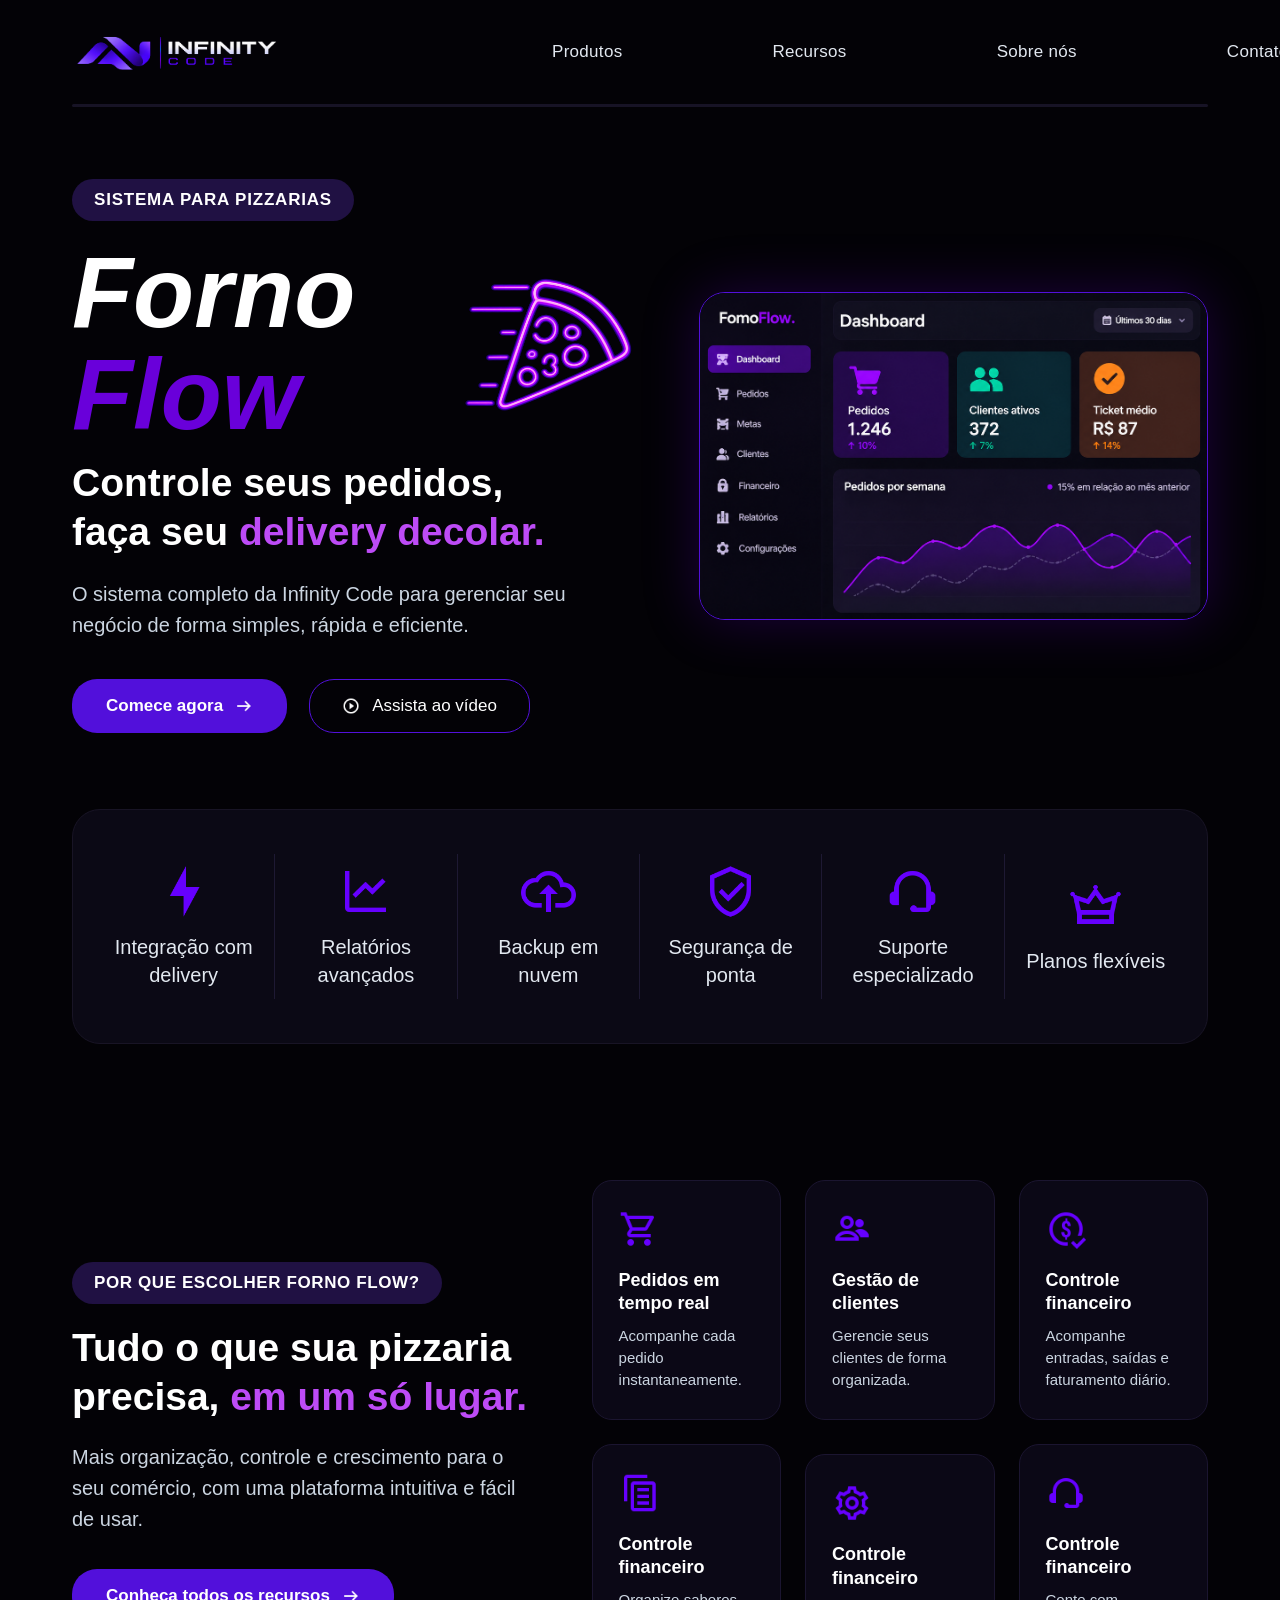
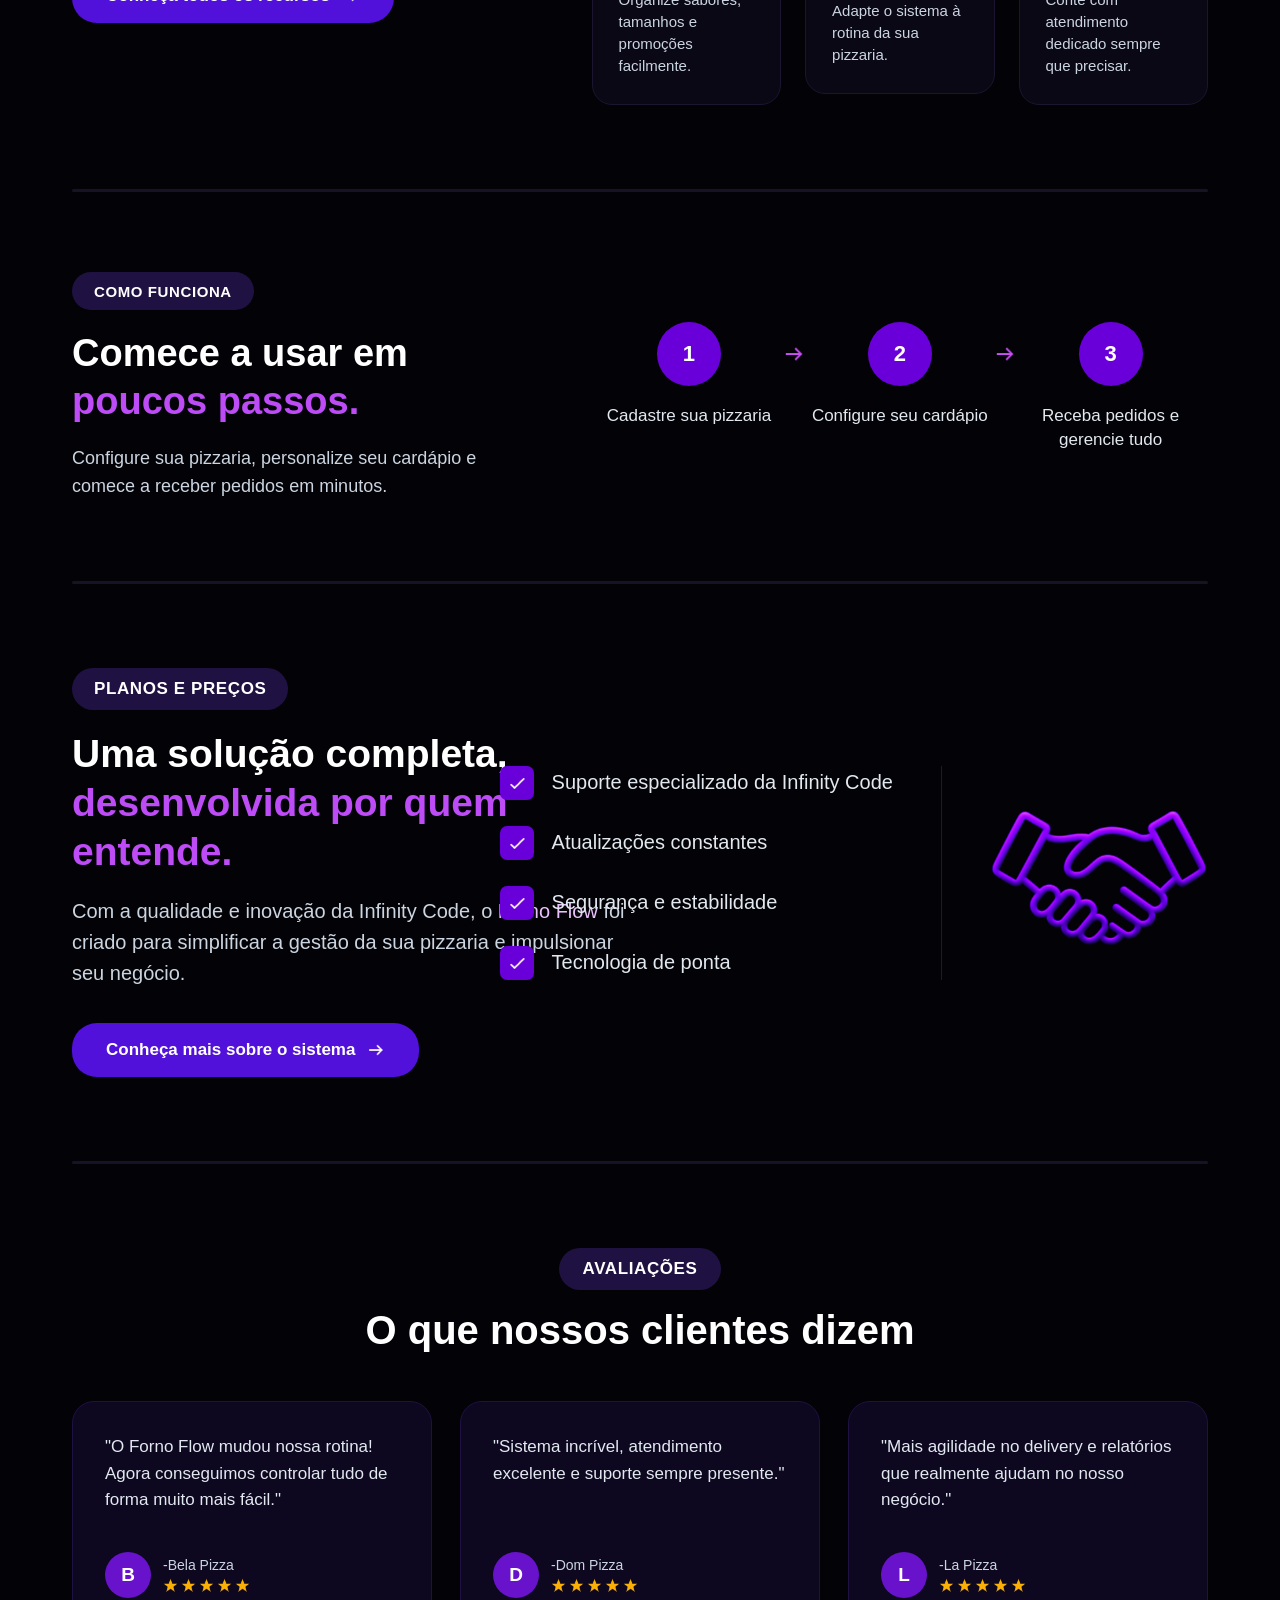
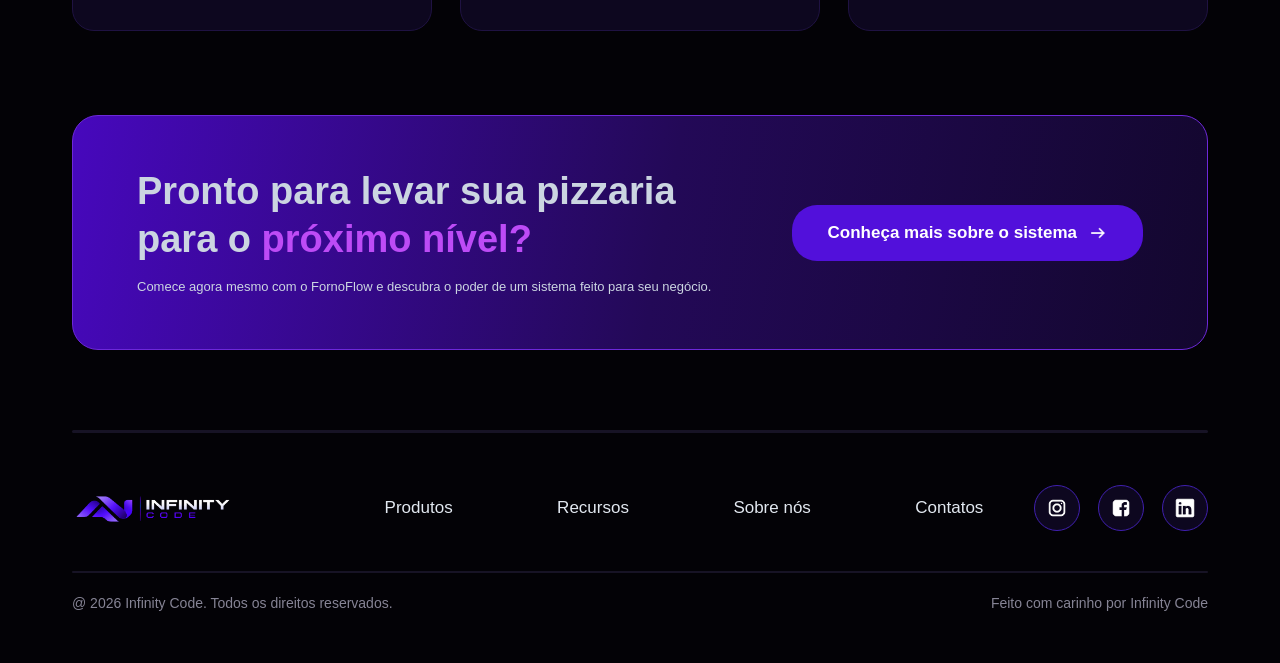
<file: index.html>
<!DOCTYPE html>
<html lang="pt-br">
<head>
  <meta charset="UTF-8">
  <meta name="viewport" content="width=device-width, initial-scale=1.0">
  <title>Infinity Code</title>
  <link rel="stylesheet" href="style.css">
</head>
<body>
  <header>
    <img src="landing-page/img/logo.png" alt="Logo" class="logo-cabecalho">

    <nav class="menu-navegacao" id="menu-navegacao" aria-label="Navegação principal">
      <a href="#produtos" class="link-navegacao">Produtos</a>
      <a href="#recursos" class="link-navegacao">Recursos</a>
      <a href="#sobre-nos" class="link-navegacao">Sobre nós</a>
      <a href="#contatos" class="link-navegacao">Contatos</a>
      <a href="https://github.com/andremsoares/projeto-integrado" class="botao-acessar-sistema">
        <span>Acessar </span><span class="texto-acessar-sistema-desktop">o sistema</span>
        <img class="icone-seta" src="./landing-page/img/icons8-right-96.png" alt="">
      </a>
    </nav>

    <img src="./landing-page/img/menu.png" alt="Menu" class="icone-menu-mobile" id="botao-menu-mobile" role="button" tabindex="0" aria-label="Abrir menu" aria-expanded="false">
  </header>
  <hr class="divisor-cabecalho">

  <section class="secao-principal" id="produtos">
    <div class="conteudo-principal">
      <div class="etiqueta-sistema-pizzarias">SISTEMA PARA PIZZARIAS</div>
      <div class="cabecalho-titulo-principal">
        <h1 class="titulo-principal">Forno <span class="destaque-titulo">Flow</span></h1>
        <img class="icone-pizza-neon" src="./landing-page/img/91f98813-d1e6-4bec-9708-b373883f494c.png" alt="led pizza">
      </div>
      <p class="subtitulo-principal"><strong>Controle seus pedidos,</strong></p>
      <p class="subtitulo-principal"><strong>faça seu <span class="destaque-roxo">delivery decolar.</span></strong></p>
      <p class="visivel-tablet-desktop descricao-principal">O sistema completo da Infinity Code para gerenciar seu negócio de forma simples, rápida e eficiente.</p>
      <div class="grupo-botoes-principais">
        <div class="botao-primario">
          <p>Comece agora</p>
          <img class="icone-seta" src="./landing-page/img/icons8-right-96.png" alt="">
        </div>
        <div class="botao-secundario">
          <img class="icone-play" src="./landing-page/img/icons8-play-dentro-de-um-círculo-96.png" alt="">
          <p>Assista ao vídeo</p>
        </div>
      </div>
    </div>
    <div class="container-imagem-sistema">
      <img class="imagem-previa-sistema" src="landing-page/img/Captura de tela 2026-11-18 223406.png" alt="sistema">
    </div>
  </section>

  <div class="secao-beneficios">
    <section class="grade-beneficios">
      <div class="item-beneficio-com-borda">
        <img class="icone-beneficio" src="landing-page/img/icons8-raio-96.png" alt="raio">
        <br>Integração com delivery
      </div>
      
      <div class="item-beneficio">
        <img class="icone-beneficio" src="landing-page/img/icons8-gráfico-96.png" alt="grafico">
        <br>Relatórios avançados
      </div>
      
      <div class="item-beneficio-com-borda">
        <img class="icone-beneficio" src="landing-page/img/icons8-upload-para-nuvem-96.png" alt="upload">
        <br>Backup em nuvem
      </div>
      
      <div class="item-beneficio">
        <img class="icone-beneficio" src="landing-page/img/icons8-segurança-verificada-96.png" alt="proteção">
        <br>Segurança de ponta
      </div>
      
      <div class="item-beneficio-com-borda">
        <img class="icone-beneficio" src="landing-page/img/icons8-fone-de-ouvido-96.png" alt="suporte">
        <br>Suporte especializado
      </div>
      
      <div class="item-beneficio">
        <img class="icone-beneficio" src="landing-page/img/icons8-coroa-96.png" alt="coroa">
        <br>Planos flexíveis
      </div>
    </section>
  </div>

  <section class="secao-diferenciais" id="recursos">
    <div class="coluna-texto-diferenciais">
      <div class="etiqueta-diferenciais">POR QUE ESCOLHER FORNO FLOW?</div>
      <p class="titulo-diferenciais"><strong>Tudo o que sua pizzaria precisa, <span class="destaque-roxo">em um só lugar.</span></strong></p>
      <p class="visivel-tablet-desktop descricao-diferenciais">Mais organização, controle e crescimento para o seu comércio, com uma plataforma intuitiva e fácil de usar.</p>
      <div class="botao-recursos-tablet-desktop">
        <p>Conheça todos os recursos</p>
        <img class="icone-seta" src="./landing-page/img/icons8-right-96.png" alt="">
      </div>
    </div>

    <div class="wrapper-carrossel-diferenciais">
      <button type="button" class="botao-carrossel" id="botao-carrossel-anterior" aria-label="Card anterior">&lt;</button>
      <div class="janela-carrossel" id="janela-carrossel">
        <div class="trilha-cards-diferenciais" id="trilha-cards-diferenciais">
          <div class="card-diferencial">
            <img class="icone-card-diferencial" src="landing-page/img/icons8-carrinho-de-compras-96.png" alt="compras">
            <p>Pedidos em tempo real</p>
            <span class="visivel-tablet-desktop descricao-card-diferencial">Acompanhe cada pedido instantaneamente.</span>
          </div>

          <div class="card-diferencial">
            <img class="icone-card-diferencial" src="landing-page/img/icons8-grupo-de-fundo-selecionado-96.png" alt="clientes">
            <p>Gestão de clientes</p>
            <span class="visivel-tablet-desktop descricao-card-diferencial">Gerencie seus clientes de forma organizada.</span>
          </div>

          <div class="card-diferencial">
            <img class="icone-card-diferencial" src="landing-page/img/icons8-verifique-o-dólar-96.png" alt="financeiro">
            <p>Controle financeiro</p>
            <span class="visivel-tablet-desktop descricao-card-diferencial">Acompanhe entradas, saídas e faturamento diário.</span>
          </div>

          <div class="card-diferencial">
            <img class="icone-card-diferencial" src="landing-page/img/icons8-termos-e-condições-96.png" alt="cardapio">
            <p>Controle financeiro</p>
            <span class="visivel-tablet-desktop descricao-card-diferencial">Organize sabores, tamanhos e promoções facilmente.</span>
          </div>

          <div class="card-diferencial">
            <img class="icone-card-diferencial" src="landing-page/img/icons8-configurações-96.png" alt="personalização">
            <p>Controle financeiro</p>
            <span class="visivel-tablet-desktop descricao-card-diferencial">Adapte o sistema à rotina da sua pizzaria.</span>
          </div>

          <div class="card-diferencial">
            <img class="icone-card-diferencial" src="landing-page/img/icons8-fone-de-ouvido-96.png" alt="suporte">
            <p>Controle financeiro</p>
            <span class="visivel-tablet-desktop descricao-card-diferencial">Conte com atendimento dedicado sempre que precisar.</span>
          </div>
        </div>
      </div>
      <button type="button" class="botao-carrossel" id="botao-carrossel-proximo" aria-label="Próximo card">&gt;</button>
    </div>

    <div class="container-botao-roxo apenas-mobile">
      <div class="botao-recursos-mobile">
        <p>Conheça todos os recursos</p>
        <img class="icone-seta" src="./landing-page/img/icons8-right-96.png" alt="">
      </div>
    </div>
  </section>

  <hr class="divisor-secao">

  <section class="secao-como-funciona">
    <div class="coluna-texto-como-funciona">
      <div class="etiqueta-como-funciona">COMO FUNCIONA</div>
      <p><strong>Comece a usar em <span class="destaque-roxo">poucos passos.</span></strong></p>
      <span class="visivel-tablet-desktop descricao-como-funciona">Configure sua pizzaria, personalize seu cardápio e comece a receber pedidos em minutos.</span>
    </div>
    <div class="lista-passos">
      <div class="item-passo">
        <div class="numero-passo">1</div>
        <img class="icone-seta" src="landing-page/img/icons8-direita-96.png" alt="seta roxa">
        <p>Cadastre sua pizzaria</p>
      </div>

      <div class="item-passo">
        <div class="numero-passo">2</div>
        <img class="icone-seta" src="landing-page/img/icons8-direita-96.png" alt="seta roxa">
        <p>Configure seu cardápio</p>
      </div>

      <div class="item-passo">
        <div class="numero-passo">3</div>
        <img class="icone-seta" src="landing-page/img/icons8-direita-96.png" alt="seta roxa">
        <p>Receba pedidos e gerencie tudo</p>
      </div>
    </div>
  </section>

  <hr class="divisor-secao">

  <section class="secao-planos-sobre" id="sobre-nos">
    <div class="coluna-texto-planos">
      <div class="etiqueta-planos">PLANOS E PREÇOS</div>
      <p class="titulo-planos-linha-1"><strong>Uma solução completa,</strong></p>
      <p class="titulo-planos-linha-2"><strong>desenvolvida por quem entende.</strong></p>
      <p class="visivel-tablet-desktop descricao-planos">Com a qualidade e inovação da Infinity Code, o <span class="destaque-nome-sistema">Forno Flow</span> foi criado para simplificar a gestão da sua pizzaria e impulsionar seu negócio.</p>
      <div class="container-botao-roxo visivel-flex-tablet-desktop">
        <div class="botao-sobre-sistema-tablet-desktop">
          <p>Conheça mais sobre o sistema</p>
          <img class="icone-seta" src="landing-page/img/icons8-right-96.png" alt="seta">
        </div>
      </div>
    </div>

    <div class="conteudo-vantagens-planos">
      <div class="lista-vantagens-planos">
        <div class="item-vantagem-plano">
          <div class="icone-check-fundo">
            <img class="icone-check" src="landing-page/img/icons8-selecionado-96.png" alt="icone">
          </div>
          <p>Suporte especializado da Infinity Code</p>
        </div>
        <div class="item-vantagem-plano">
          <div class="icone-check-fundo">
            <img class="icone-check" src="landing-page/img/icons8-selecionado-96.png" alt="icone">
          </div>
          <p>Atualizações constantes</p>
        </div>
        <div class="item-vantagem-plano">
          <div class="icone-check-fundo">
            <img class="icone-check" src="landing-page/img/icons8-selecionado-96.png" alt="icone">
          </div>
          <p>Segurança e estabilidade</p>
        </div>
        <div class="item-vantagem-plano">
          <div class="icone-check-fundo">
            <img class="icone-check" src="landing-page/img/icons8-selecionado-96.png" alt="icone">
          </div>
          <p>Tecnologia de ponta</p>
        </div>
      </div>
      <img class="ilustracao-maos-parceria" src="landing-page/img/fcdffcb5-68f2-475a-bbe3-7c4272f0a0ca.png" alt="mãos">
    </div>
    <div class="container-botao-roxo">
      <div class="botao-sobre-sistema-mobile">
        <p>Conheça mais sobre o sistema</p>
        <img class="icone-seta" src="landing-page/img/icons8-right-96.png" alt="seta">
      </div>
    </div>
  </section>

  <hr class="divisor-secao">

  <section class="secao-avaliacoes">
    <div class="cabecalho-avaliacoes">
      <div class="etiqueta-avaliacoes">AVALIAÇÕES</div>
      <p><strong>O que nossos clientes dizem</strong></p>
    </div>
    <div class="grade-avaliacoes">
      <div class="card-avaliacao">
        <p>"O Forno Flow mudou nossa rotina! Agora conseguimos controlar tudo de forma muito mais fácil."</p>
        <div class="info-cliente">
          <div class="avatar-cliente">B</div>
          <div class="dados-autor-nota">
            <div class="nome-autor">-Bela Pizza</div>
            <div class="estrelas-avaliacao">
              <img class="icone-estrela" src="landing-page/img/icons8-estrela-96.png" alt="estrela">
              <img class="icone-estrela" src="landing-page/img/icons8-estrela-96.png" alt="estrela">
              <img class="icone-estrela" src="landing-page/img/icons8-estrela-96.png" alt="estrela">
              <img class="icone-estrela" src="landing-page/img/icons8-estrela-96.png" alt="estrela">
              <img class="icone-estrela" src="landing-page/img/icons8-estrela-96.png" alt="estrela">
            </div>
          </div>
        </div>
      </div>

      <div class="card-avaliacao">
        <p>"Sistema incrível, atendimento excelente e suporte sempre presente."</p>
        <div class="info-cliente-espacado">
          <div class="avatar-cliente">D</div>
          <div class="dados-autor-nota">
            <div class="nome-autor">-Dom Pizza</div>
            <div class="estrelas-avaliacao">
              <img class="icone-estrela" src="landing-page/img/icons8-estrela-96.png" alt="estrela">
              <img class="icone-estrela" src="landing-page/img/icons8-estrela-96.png" alt="estrela">
              <img class="icone-estrela" src="landing-page/img/icons8-estrela-96.png" alt="estrela">
              <img class="icone-estrela" src="landing-page/img/icons8-estrela-96.png" alt="estrela">
              <img class="icone-estrela" src="landing-page/img/icons8-estrela-96.png" alt="estrela">
            </div>
          </div>
        </div>
      </div>

      <div class="card-avaliacao card-avaliacao-extra">
        <p>"Mais agilidade no delivery e relatórios que realmente ajudam no nosso negócio."</p>
        <div class="info-cliente">
          <div class="avatar-cliente">L</div>
          <div class="dados-autor-nota">
            <div class="nome-autor">-La Pizza</div>
            <div class="estrelas-avaliacao">
              <img class="icone-estrela" src="landing-page/img/icons8-estrela-96.png" alt="estrela">
              <img class="icone-estrela" src="landing-page/img/icons8-estrela-96.png" alt="estrela">
              <img class="icone-estrela" src="landing-page/img/icons8-estrela-96.png" alt="estrela">
              <img class="icone-estrela" src="landing-page/img/icons8-estrela-96.png" alt="estrela">
              <img class="icone-estrela" src="landing-page/img/icons8-estrela-96.png" alt="estrela">
            </div>
          </div>
        </div>
      </div>

      <div class="card-avaliacao card-avaliacao-extra">
        <p>"Muito completo e simples de usar. O sistema está me ajudando muito."</p>
        <div class="info-cliente">
          <div class="avatar-cliente">T</div>
          <div class="dados-autor-nota">
            <div class="nome-autor">-Tartarugas Pizza</div>
            <div class="estrelas-avaliacao">
              <img class="icone-estrela" src="landing-page/img/icons8-estrela-96.png" alt="estrela">
              <img class="icone-estrela" src="landing-page/img/icons8-estrela-96.png" alt="estrela">
              <img class="icone-estrela" src="landing-page/img/icons8-estrela-96.png" alt="estrela">
              <img class="icone-estrela" src="landing-page/img/icons8-estrela-96.png" alt="estrela">
              <img class="icone-estrela" src="landing-page/img/icons8-estrela-96.png" alt="estrela">
            </div>
          </div>
        </div>
      </div>

      <p class="link-ver-mais">Ver mais ...</p>
    </div>
  </section>

  <section class="secao-chamada-final">
    <div class="container-chamada-final">
      <div class="banner-chamada-final">
        <div>
          <p>
            <strong>
              <span class="texto-chamada-final">Pronto para levar sua pizzaria para o </span>
              <span class="destaque-chamada-final">próximo nível?</span>
            </strong>
          </p>
          <p class="visivel-tablet-desktop subtitulo-chamada-final">Comece agora mesmo com o FornoFlow e descubra o poder de um sistema feito para seu negócio.</p>
        </div>
        <div class="botao-chamada-final">
          <span>Conheça mais sobre o sistema</span>
          <img class="icone-seta" src="landing-page/img/icons8-right-96.png" alt="seta">
        </div>
      </div>
    </div>
  </section>

  <hr class="divisor-secao">

  <footer class="rodape" id="contatos">
    <div class="conteudo-superior-rodape">
      <img class="logo-rodape" src="landing-page/img/logo.png" alt="logo-final">
      <nav class="visivel-tablet-desktop navegacao-rodape" aria-label="Links do rodapé">
        <a href="#produtos">Produtos</a>
        <a href="#recursos">Recursos</a>
        <a href="#sobre-nos">Sobre nós</a>
        <a href="#contatos">Contatos</a>
      </nav>
      <div class="lista-redes-sociais">
        <div class="botao-rede-social">
          <img class="icone-rede-social" src="landing-page/img/icons8-instagram-96 1.png" alt="insta">
        </div>

        <div class="botao-rede-social">
          <img class="icone-rede-social" src="landing-page/img/icons8-facebook-96 1.png" alt="face">
        </div>

        <div class="botao-rede-social">
          <img class="icone-rede-social" src="landing-page/img/icons8-linkedin-100 1.png" alt="linkedin">
        </div>
      </div>
    </div>
    <hr class="divisor-rodape">
    <div class="rodape-inferior">
      <p>@ 2026 Infinity Code. Todos os direitos reservados.</p>
      <p class="creditos-rodape">Feito com carinho por Infinity Code</p>
    </div>
  </footer>

  <script src="script.js"></script>
</body>
</html>
</file>
<file: style.css>
* {
  margin: 0;
  padding: 0;
  box-sizing: border-box;
  font-family: 'Segoe UI', Tahoma, Geneva, Verdana, sans-serif;
}

html {
  scroll-behavior: smooth;
}

body {
  display: flex;
  flex-direction: column;
  background-color: #030206;
  color: #ffffff;
  width: 100%;
  overflow-x: hidden;
}

/* Elementos exclusivos das versões Tablet e Desktop (ocultos no Mobile) */
.visivel-tablet-desktop,
.visivel-flex-tablet-desktop,
.card-avaliacao-extra,
.botao-carrossel {
  display: none;
}

.wrapper-carrossel-diferenciais,
.janela-carrossel {
  display: contents;
}

/* Cabeçalho Mobile */
header {
  display: flex;
  align-items: center;
  height: 50px;
  font-size: 12px;
  font-weight: bold;
  letter-spacing: 1px;
  position: relative;
}

.icone-menu-mobile {
  height: 24px;
  margin-left: 220px;
  cursor: pointer;
  touch-action: manipulation;
  user-select: none;
  transition: transform 0.2s ease, opacity 0.2s ease;
}

.icone-menu-mobile:active {
  transform: scale(0.92);
}

.logo-cabecalho {
  height: 30px;
  margin-left: 20px;
}

/* Painel do Menu Mobile Interativo */
@media screen and (max-width: 699px) {
  .menu-navegacao {
    position: absolute;
    top: 54px;
    right: 18px;
    width: 235px;
    background-color: #0d071f;
    border: 1px solid #2b1a5e;
    border-radius: 16px;
    padding: 18px;
    display: flex;
    flex-direction: column;
    gap: 14px;
    z-index: 1000;
    box-shadow: 0 14px 32px rgba(0, 0, 0, 0.85);
    opacity: 0;
    visibility: hidden;
    transform: translateY(-10px) scale(0.97);
    transition: opacity 0.25s ease, transform 0.25s ease, visibility 0.25s ease;
  }

  .menu-navegacao.menu-aberto {
    opacity: 1;
    visibility: visible;
    transform: translateY(0) scale(1);
  }

  .menu-navegacao .link-navegacao {
    color: #ffffff;
    text-decoration: none;
    font-size: 14px;
    font-weight: 500;
    padding: 6px 8px;
    border-radius: 8px;
    transition: background-color 0.2s ease, color 0.2s ease;
  }

  .menu-navegacao .link-navegacao:active,
  .menu-navegacao .link-navegacao:hover {
    background-color: #201143;
    color: #BD4BF6;
  }

  .menu-navegacao .botao-acessar-sistema {
    display: flex;
    align-items: center;
    justify-content: center;
    gap: 8px;
    background-color: #5210DB;
    color: #ffffff;
    text-decoration: none;
    font-size: 13px;
    font-weight: 600;
    height: 34px;
    border-radius: 25px;
    margin-top: 4px;
  }
}

.texto-acessar-sistema-desktop {
  display: none;
}

.divisor-cabecalho {
  border: none;
  height: 2px;
  background-color: #171325;
  width: 90%;
  margin: 0 auto;
  border-radius: 25px;
}

/* Seção Principal (Hero) */
.etiqueta-sistema-pizzarias {
  display: flex;
  justify-content: center;
  align-items: center;
  background-color: #201143;
  color: #ffffff;
  font-size: 12px;
  height: 28px;
  width: 170px;
  margin-top: 20px;
  margin-left: 20px;
  border-radius: 25px;
}

.titulo-principal {
  margin-left: 20px;
  font-size: 32px;
  font-style: italic;
}

.destaque-titulo {
  color: #6900DA;
}

.cabecalho-titulo-principal {
  display: flex;
  align-items: end;
}

.icone-pizza-neon {
  height: 40px;
  margin-top: 2px;
}

.subtitulo-principal {
  margin-left: 20px;
  font-size: 17px;
}

.destaque-roxo {
  color: #BD4BF6;
}

.grupo-botoes-principais {
  display: flex;
  gap: 20px;
  margin-top: 20px;
  width: 100%;
  justify-content: center;
  align-items: center;
}

.botao-primario {
  display: flex;
  width: 125px;
  height: 30px;
  justify-content: center;
  align-items: center;
  gap: 6px;
  border-radius: 25px;
  border: none;
  background-color: #5210DB;
  color: white;
  font-size: 13px;
}

.icone-seta,
.icone-play {
  height: 13px;
}

.botao-secundario {
  display: flex;
  width: 125px;
  height: 30px;
  justify-content: center;
  align-items: center;
  gap: 6px;
  border-radius: 25px;
  background-color: #030206;
  color: white;
  font-size: 13px;
  border: 2px solid #5210DB;
}

.container-imagem-sistema {
  display: flex;
  width: 100%;
  height: 250px;
  justify-content: center;
  align-items: center;
}

.imagem-previa-sistema {
  width: 100%;
  max-width: 332px;
  height: auto;
  border: 1px solid #5210DB;
  border-radius: 18px;
  box-shadow: 0 0 32px rgba(105, 0, 218, 0.22);
}

/* Barra de Benefícios */
.secao-beneficios {
  display: flex;
  justify-content: center;
  align-items: center;
  width: 100%;
  margin-top: 20px;
}

.grade-beneficios {
  display: grid;
  grid-template-columns: repeat(2, 1fr);
  gap: 10px;
  background-color: #0B0915;
  border: 1px solid #181425;
  padding: 15px;
  border-radius: 16px;
  margin-bottom: 40px;
  text-align: center;
  font-size: 11px;
  width: 282px;
}

.item-beneficio {
  padding: 15px 10px;
  color: #cbd5e1;
}

.icone-beneficio {
  height: 25px;
}

.item-beneficio-com-borda {
  border-right: 2px solid #181425;
  padding: 15px 10px;
  color: #cbd5e1;
}

/* Seção Diferenciais */
.etiqueta-diferenciais {
  display: flex;
  justify-content: center;
  align-items: center;
  background-color: #201143;
  color: #ffffff;
  font-size: 12px;
  height: 28px;
  width: 225px;
  margin-top: 20px;
  margin-left: 20px;
  border-radius: 25px;
}

.titulo-diferenciais {
  margin-left: 20px;
  margin-top: 10px;
  font-size: 17px;
  width: 260px;
}

.trilha-cards-diferenciais {
  display: grid;
  grid-template-columns: repeat(2, 1fr);
  width: 100%;
  justify-items: center;
  align-items: center;
  gap: 2px 0;
}

.card-diferencial {
  box-sizing: border-box;
  background-color: #151125;
  border: 2px solid #231c3c;
  border-radius: 16px;
  padding: 20px;
  text-align: center;
  display: flex;
  flex-direction: column;
  align-items: center;
  justify-content: center;
  height: 130px;
  width: 130px;
  margin-top: 20px;
}

.icone-card-diferencial {
  height: 30px;
  margin-bottom: 10px;
}

.card-diferencial p {
  font-size: 13px;
}

.container-botao-roxo {
  display: flex;
  justify-content: center;
  align-items: center;
  margin-top: 25px;
}

.botao-recursos-mobile {
  display: flex;
  width: 205px;
  height: 26px;
  justify-content: center;
  align-items: center;
  gap: 6px;
  border-radius: 25px;
  border: none;
  background-color: #5210DB;
  color: white;
  font-size: 13px;
}

.botao-recursos-tablet-desktop {
  display: none;
  width: 205px;
  height: 26px;
  justify-content: center;
  align-items: center;
  gap: 6px;
  border-radius: 25px;
  border: none;
  background-color: #5210DB;
  color: white;
  font-size: 13px;
}

.divisor-secao {
  border: none;
  height: 2px;
  background-color: #171325;
  width: 90%;
  margin: 0 auto;
  border-radius: 25px;
  margin-top: 25px;
}

/* Seção Como Funciona */
.secao-como-funciona {
  display: grid;
  grid-template-columns: 1.2fr 1fr;
  align-items: center;
  gap: 25px;
  width: 100%;
  margin-top: 35px;
  margin-bottom: 20px;
  box-sizing: border-box;
}

.coluna-texto-como-funciona {
  display: flex;
  flex-direction: column;
  align-items: flex-start;
}

.etiqueta-como-funciona {
  display: flex;
  justify-content: center;
  align-items: center;
  background-color: #201143;
  color: #ffffff;
  font-size: 12px;
  height: 20px;
  width: 125px;
  margin-left: 20px;
  border-radius: 25px;
}

.coluna-texto-como-funciona p {
  color: white;
  font-size: 20px;
  line-height: 1.1;
  margin: 0;
  margin-top: 10px;
  margin-left: 20px;
}

.lista-passos {
  display: flex;
  flex-direction: column;
  gap: 12px;
}

.item-passo {
  display: flex;
  align-items: center;
  gap: 8px;
  width: 135px;
}

.numero-passo {
  background-color: #540AC5;
  color: white;
  width: 25px;
  height: 25px;
  min-width: 25px;
  border-radius: 50%;
  display: flex;
  align-items: center;
  justify-content: center;
  font-size: 11px;
  font-weight: bold;
}

.item-passo p {
  color: white;
  font-size: 11px;
  line-height: 1.2;
  margin: 0;
}

/* Seção Planos e Sobre */
.etiqueta-planos {
  display: flex;
  justify-content: center;
  align-items: center;
  background-color: #201143;
  color: #ffffff;
  font-size: 12px;
  height: 20px;
  width: 125px;
  margin-top: 30px;
  margin-left: 20px;
  border-radius: 25px;
}

.titulo-planos-linha-1 {
  margin-top: 10px;
  margin-left: 20px;
  font-size: 20px;
}

.titulo-planos-linha-2 {
  margin-left: 20px;
  font-size: 20px;
  color: #BD4BF6;
}

.conteudo-vantagens-planos {
  display: flex;
  align-items: end;
}

.lista-vantagens-planos {
  display: flex;
  flex-direction: column;
  margin-left: 20px;
  gap: 25px;
  width: 210px;
  margin-top: 20px;
  margin-bottom: 20px;
  box-sizing: border-box;
}

.item-vantagem-plano {
  display: flex;
  align-items: center;
}

.icone-check-fundo {
  display: flex;
  background-color: #540AC5;
  align-items: center;
  justify-content: center;
  height: 25px;
  width: 25px;
  border-radius: 5px;
}

.item-vantagem-plano p {
  font-size: 10px;
  margin-left: 15px;
}

.icone-check {
  height: 20px;
}

.ilustracao-maos-parceria {
  padding-bottom: 30px;
  height: 100px;
}

.botao-sobre-sistema-mobile {
  display: flex;
  width: 205px;
  height: 26px;
  justify-content: center;
  align-items: center;
  gap: 6px;
  border-radius: 25px;
  border: none;
  background-color: #5210DB;
  color: white;
  font-size: 13px;
  margin-bottom: 17px;
  text-align: center;
}

.botao-sobre-sistema-tablet-desktop {
  width: 205px;
  height: 26px;
  justify-content: center;
  align-items: center;
  gap: 6px;
  border-radius: 25px;
  border: none;
  background-color: #5210DB;
  color: white;
  font-size: 13px;
  margin-bottom: 17px;
  text-align: center;
  display: none;
}

/* Seção Avaliações */
.cabecalho-avaliacoes {
  display: flex;
  flex-direction: column;
  align-items: center;
  justify-content: center;
  height: auto;
  width: 100%;
  gap: 10px;
  margin-top: 30px;
}

.etiqueta-avaliacoes {
  display: flex;
  justify-content: center;
  align-items: center;
  background-color: #201143;
  color: #ffffff;
  font-size: 12px;
  height: 20px;
  width: 125px;
  border-radius: 25px;
}

.cabecalho-avaliacoes p {
  font-size: 22px;
}

.grade-avaliacoes {
  display: flex;
  flex-direction: column;
  height: auto;
  width: 100%;
  justify-content: center;
  align-items: center;
  margin-top: 20px;
}

.card-avaliacao {
  background: #0d071f;
  border: 1px solid #1f1242;
  padding-top: 10px;
  padding-left: 15px;
  padding-right: 10px;
  border-radius: 14px;
  text-align: left;
  margin-bottom: 15px;
  height: 100px;
  width: 250px;
}

.card-avaliacao p {
  font-size: 10px;
}

.avatar-cliente {
  display: flex;
  width: 22px;
  height: 22px;
  background-color: #6912CB;
  justify-content: center;
  border-radius: 50%;
  margin-top: 7px;
}

.info-cliente {
  margin-top: 8px;
  display: flex;
  align-items: center;
}

.dados-autor-nota {
  display: flex;
  flex-direction: column;
  margin-left: 12px;
}

.nome-autor {
  font-size: 10px;
}

.estrelas-avaliacao {
  display: flex;
  margin-top: 3px;
}

.icone-estrela {
  height: 12px;
}

.info-cliente-espacado {
  margin-top: 18px;
  display: flex;
  align-items: center;
}

.link-ver-mais {
  color: #BD4BF6;
  text-decoration: none;
  font-size: 10px;
  display: inline-block;
  margin-top: 10px;
}

/* Seção Chamada Final (CTA) */
.container-chamada-final {
  display: flex;
  flex-direction: column;
  width: 100%;
  height: auto;
  justify-content: center;
  align-items: center;
  margin-top: 20px;
}

.banner-chamada-final {
  background: linear-gradient(135deg, #5900ff, #120b2e, #120b2e);
  border: 1px solid #6d28d9;
  border-radius: 16px;
  height: 125px;
  width: 300px;
  padding-left: 15px;
  padding-top: 15px;
  padding-right: 10px;
}

.texto-chamada-final {
  font-size: 17px;
}

.destaque-chamada-final {
  font-size: 17px;
  color: #BD4BF6;
}

.botao-chamada-final {
  display: flex;
  width: 205px;
  height: 26px;
  justify-content: center;
  align-items: center;
  gap: 6px;
  border-radius: 25px;
  border: none;
  background-color: #5210DB;
  color: white;
  font-size: 13px;
}

.secao-chamada-final p {
  color: #cbd5e1;
  font-size: 13px;
  margin-bottom: 20px;
}

/* Rodapé Mobile */
.logo-rodape {
  height: 30px;
  margin-left: 20px;
  margin-top: 10px;
}

.lista-redes-sociais {
  display: flex;
  margin-left: 167px;
  gap: 8px;
  margin-top: 10px;
}

.conteudo-superior-rodape {
  display: flex;
  height: auto;
  width: 100%;
  align-items: center;
}

.botao-rede-social {
  display: flex;
  height: 20px;
  width: 20px;
  border: 1px solid #4020AF;
  align-items: center;
  justify-content: center;
  border-radius: 50%;
}

.icone-rede-social {
  height: 14px;
}

.rodape {
  height: 50px;
}

.divisor-rodape {
  border: none;
  height: 2px;
  background-color: #171325;
  width: 90%;
  margin: 0 auto;
  border-radius: 25px;
  margin-top: 10px;
}

.rodape-inferior {
  display: flex;
  font-size: 6px;
  color: #868495;
  margin-left: 20px;
  margin-top: 5px;
}

.creditos-rodape {
  margin-left: 107px;
}

/* ==========================================================================
   ADAPTAÇÃO PARA TABLET (600px a 820px)
   ========================================================================== */
@media screen and (min-width: 600px) and (max-width: 820px) {
  html,
  body {
    width: 100%;
    max-width: 100vw;
    overflow-x: hidden;
    margin: 0;
    padding: 0;
  }

  body .visivel-tablet-desktop {
    display: block;
  }

  body .visivel-flex-tablet-desktop {
    display: flex;
  }

  body .apenas-mobile,
  body .icone-menu-mobile,
  body .link-ver-mais {
    display: none;
  }

  header {
    width: 100%;
    height: 80px;
    padding: 0 32px;
    justify-content: space-between;
    letter-spacing: 0.3px;
  }

  .logo-cabecalho {
    height: 50px;
    margin-left: 0;
    flex-shrink: 0;
  }

  .menu-navegacao {
    display: flex;
    align-items: center;
    gap: 45px;
  }

  .menu-navegacao .link-navegacao {
    color: #ffffff;
    text-decoration: none;
    font-size: 13px;
    font-weight: 500;
    white-space: nowrap;
    transition: color 0.2s ease;
  }

  .menu-navegacao .link-navegacao:hover {
    color: #BD4BF6;
  }

  .menu-navegacao .botao-acessar-sistema {
    display: flex;
    align-items: center;
    justify-content: center;
    gap: 6px;
    background-color: #5210DB;
    color: #ffffff;
    text-decoration: none;
    font-size: 13px;
    font-weight: 600;
    padding: 8px 18px;
    border-radius: 25px;
    margin-left: 8px;
    white-space: nowrap;
    transition: background-color 0.2s ease;
  }

  .menu-navegacao .botao-acessar-sistema:hover {
    background-color: #6900DA;
  }

  .divisor-cabecalho {
    width: calc(100% - 64px);
    height: 2px;
    margin: 0 auto;
  }

  /* Seção Principal Tablet */
  .secao-principal {
    display: grid;
    grid-template-columns: minmax(0, 1.05fr) minmax(0, 1fr);
    align-items: center;
    gap: 24px;
    width: 100%;
    padding: 44px 32px 32px 32px;
  }

  .conteudo-principal {
    min-width: 0;
  }

  .etiqueta-sistema-pizzarias {
    margin: 0 0 14px 0;
    font-size: 14px;
    font-weight: 600;
    height: 30px;
    width: 195px;
  }

  .conteudo-principal .cabecalho-titulo-principal {
    display: flex;
    align-items: center;
    gap: 8px;
    margin-bottom: 8px;
  }

  .titulo-principal {
    margin-left: 0;
    font-size: 50px;
    line-height: 1.05;
  }

  .icone-pizza-neon {
    height: 55px;
    margin-top: 0;
  }

  .subtitulo-principal {
    margin-left: 0;
    font-size: 22px;
    line-height: 1.25;
  }

  .descricao-principal {
    margin-top: 14px;
    font-size: 12px;
    line-height: 1.5;
    color: #cbd5e1;
    max-width: 315px;
  }

  .grupo-botoes-principais {
    justify-content: flex-start;
    margin-top: 24px;
    gap: 14px;
  }

  .botao-primario,
  .botao-secundario {
    width: auto;
    padding: 0 18px;
    height: 35px;
    font-size: 12.5px;
    cursor: pointer;
  }

  .container-imagem-sistema {
    min-width: 0;
    width: 100%;
    height: auto;
    justify-content: flex-end;
  }

  .imagem-previa-sistema {
    width: 100%;
    max-width: 332px;
    height: auto;
    border: 1px solid #5210DB;
    border-radius: 18px;
    box-shadow: 0 0 32px rgba(105, 0, 218, 0.22);
  }

  /* Barra de Benefícios Tablet */
  .secao-beneficios {
    width: 100%;
    padding: 12px 32px;
    margin-top: 8px;
  }

  .grade-beneficios {
    grid-template-columns: repeat(6, minmax(0, 1fr));
    gap: 0;
    width: 100%;
    padding: 24px 10px;
    border-radius: 22px;
    margin-bottom: 24px;
    font-size: 11px;
  }

  .item-beneficio,
  .item-beneficio-com-borda {
    display: flex;
    flex-direction: column;
    align-items: center;
    justify-content: center;
    padding: 6px 8px;
    line-height: 1.35;
    border-right: none;
    font-size: 13px;
  }

  .grade-beneficios > div:not(:last-child) {
    border-right: 1px solid #1e1933;
  }

  .icone-beneficio {
    height: 28px;
    margin-bottom: 6px;
  }

  /* Seção Diferenciais + Carrossel Touch Tablet */
  .secao-diferenciais {
    display: grid;
    grid-template-columns: minmax(0, 0.92fr) minmax(0, 1.28fr);
    align-items: center;
    gap: 16px;
    width: 100%;
    padding: 32px 32px 42px 32px;
  }

  .coluna-texto-diferenciais {
    min-width: 0;
    width: 100%;
  }

  .etiqueta-diferenciais {
    margin: 0 0 14px 0;
    font-size: 14px;
    height: 30px;
    width: fit-content;
    padding: 0 14px;
    white-space: nowrap;
  }

  .titulo-diferenciais {
    margin: 0;
    font-size: 22px;
    width: 100%;
  }

  .descricao-diferenciais {
    margin-top: 12px;
    font-size: 12px;
    color: #cbd5e1;
  }

  .botao-recursos-tablet-desktop {
    display: flex;
    width: 205px;
    height: 26px;
    justify-content: center;
    align-items: center;
    gap: 6px;
    border-radius: 25px;
    border: none;
    background-color: #5210DB;
    color: white;
    font-size: 13px;
    margin-top: 20px;
  }

  .wrapper-carrossel-diferenciais {
    display: flex;
    align-items: center;
    gap: 6px;
    width: 100%;
    min-width: 0;
  }

  body .botao-carrossel {
    display: flex;
    align-items: center;
    justify-content: center;
    flex-shrink: 0;
    background: transparent;
    border: none;
    color: #ffffff;
    font-size: 24px;
    font-weight: 300;
    cursor: pointer;
    padding: 8px 2px;
    user-select: none;
    touch-action: manipulation;
    transition: color 0.2s ease, transform 0.15s ease;
  }

  .botao-carrossel:hover {
    color: #BD4BF6;
  }

  .botao-carrossel:active {
    transform: scale(0.9);
  }

  .janela-carrossel {
    display: block;
    overflow: hidden;
    flex: 1 1 0%;
    min-width: 0;
    width: 100%;
    touch-action: pan-y;
  }

  .trilha-cards-diferenciais {
    display: flex;
    flex-wrap: nowrap;
    gap: 14px;
    width: 100%;
    transition: transform 0.35s cubic-bezier(0.25, 0.8, 0.25, 1);
    will-change: transform;
  }

  .card-diferencial {
    flex: 0 0 calc(50% - 7px);
    min-width: calc(50% - 7px);
    max-width: calc(50% - 7px);
    height: 218px;
    margin-top: 0;
    padding: 20px 16px;
    background-color: #0b0816;
    border: 2px solid #1b1530;
    border-radius: 16px;
    align-items: flex-start;
    justify-content: flex-start;
    text-align: left;
    user-select: none;
  }

  .card-diferencial .icone-card-diferencial {
    align-self: center;
    height: 36px;
    margin-top: 4px;
    margin-bottom: 18px;
  }

  .card-diferencial p {
    font-size: 14px;
    font-weight: 700;
    line-height: 1.25;
    color: #ffffff;
    margin-bottom: 8px;
  }

  .descricao-card-diferencial {
    font-size: 11px;
    line-height: 1.4;
    color: #cbd5e1;
  }

  .divisor-secao {
    width: calc(100% - 64px);
    height: 2px;
    margin: 0 auto;
  }

  /* Seção Como Funciona Tablet */
  .secao-como-funciona {
    grid-template-columns: minmax(0, 0.9fr) minmax(0, 1.3fr);
    gap: 24px;
    width: 100%;
    padding: 38px 32px;
    margin: 0;
  }

  .etiqueta-como-funciona {
    margin: 0 0 12px 0;
    height: 30px;
    width: 135px;
    font-size: 14px;
  }

  .coluna-texto-como-funciona p {
    margin: 0;
    font-size: 22px;
    line-height: 1.25;
    width: 200px;
  }

  .descricao-como-funciona {
    margin-top: 10px;
    font-size: 12px;
    line-height: 1.45;
    color: #cbd5e1;
  }

  .lista-passos {
    flex-direction: row;
    align-items: flex-start;
    justify-content: space-between;
    gap: 10px;
  }

  .item-passo {
    flex-direction: column;
    align-items: center;
    text-align: center;
    width: 110px;
    gap: 10px;
    position: relative;
  }

  .numero-passo {
    width: 36px;
    height: 36px;
    min-width: 36px;
    font-size: 14px;
    background-color: #6900DA;
  }

  .item-passo .icone-seta {
    position: absolute;
    right: -18px;
    top: 11px;
    height: 14px;
  }

  .item-passo:last-child .icone-seta {
    display: none;
  }

  .item-passo p {
    font-size: 12px;
    color: #e2e8f0;
  }

  /* Seção Planos e Sobre Tablet */
  .secao-planos-sobre {
    display: grid;
    grid-template-columns: minmax(0, 1.15fr) minmax(0, 0.95fr);
    align-items: center;
    gap: 28px;
    width: 100%;
    padding: 42px 32px;
  }

  .etiqueta-planos {
    margin: 0 0 14px 0;
    height: 30px;
    width: 140px;
    font-size: 14px;
  }

  .titulo-planos-linha-1,
  .titulo-planos-linha-2 {
    margin-left: 0;
    margin-top: 0;
    font-size: 22px;
  }

  .descricao-planos {
    margin-top: 12px;
    font-size: 12px;
    line-height: 1.5;
    color: #cbd5e1;
  }

  .destaque-nome-sistema {
    color: #EAC1FE;
  }

  .coluna-texto-planos .container-botao-roxo {
    justify-content: flex-start;
    margin-top: 22px;
  }

  .botao-sobre-sistema-tablet-desktop {
    display: flex;
    width: 220px;
    height: 26px;
    justify-content: center;
    align-items: center;
    gap: 6px;
    border-radius: 25px;
    border: none;
    background-color: #5210DB;
    color: white;
    font-size: 13px;
    margin-bottom: 17px;
    text-align: center;
  }

  .secao-planos-sobre .conteudo-vantagens-planos {
    display: flex;
    flex-direction: column;
    align-items: center;
    width: 100%;
    min-width: 0;
  }

  .lista-vantagens-planos {
    width: fit-content;
    margin: 0 auto;
    gap: 14px;
  }

  .icone-check-fundo {
    width: 22px;
    height: 22px;
    min-width: 22px;
    background-color: #6900DA;
  }

  .icone-check {
    height: 14px;
  }

  .item-vantagem-plano p {
    font-size: 12px;
    margin-left: 12px;
    color: #e2e8f0;
  }

  .ilustracao-maos-parceria {
    height: 82px;
    padding-bottom: 0;
    margin-top: 18px;
    align-self: center;
  }

  /* Seção Avaliações Tablet (Grade 2x2) */
  .secao-avaliacoes {
    width: 100%;
    padding: 38px 32px;
  }

  .cabecalho-avaliacoes {
    margin-top: 0;
    gap: 12px;
  }

  .etiqueta-avaliacoes {
    height: 30px;
    width: 120px;
    font-size: 14px;
  }

  .cabecalho-avaliacoes p {
    font-size: 24px;
  }

  .grade-avaliacoes {
    display: grid;
    grid-template-columns: repeat(2, minmax(0, 1fr));
    gap: 16px;
    max-width: 616px;
    margin: 26px auto 0 auto;
  }

  body .card-avaliacao-extra {
    display: flex;
  }

  .card-avaliacao {
    width: 100%;
    height: auto;
    min-height: 116px;
    margin-bottom: 0;
    padding: 16px 18px;
    border-radius: 16px;
    display: flex;
    flex-direction: column;
    justify-content: space-between;
  }

  .card-avaliacao p {
    font-size: 11.5px;
    line-height: 1.4;
    color: #e2e8f0;
  }

  .info-cliente,
  .info-cliente-espacado {
    margin-top: 12px;
  }

  .avatar-cliente {
    width: 30px;
    height: 30px;
    font-size: 13px;
    font-weight: 700;
    align-items: center;
    margin-top: 0;
  }

  .nome-autor {
    font-size: 9.5px;
    color: #cbd5e1;
  }

  .icone-estrela {
    height: 9px;
  }

  /* Banner Chamada Final Tablet */
  .container-chamada-final {
    width: 100%;
    padding: 16px 32px 34px 32px;
    margin-top: 0;
  }

  .banner-chamada-final {
    width: 100%;
    height: auto;
    min-height: 142px;
    padding: 26px 30px;
    border-radius: 20px;
    display: flex;
    flex-direction: row;
    align-items: center;
    justify-content: space-between;
    gap: 20px;
    background: linear-gradient(135deg, #3c089e 0%, #1f0a4d 52%, #12082b 100%);
    border: 1px solid #5b21b6;
  }

  .texto-chamada-final,
  .destaque-chamada-final {
    font-size: 21px;
    line-height: 1.25;
  }

  .subtitulo-chamada-final {
    margin-top: 8px;
    font-size: 11.5px;
    line-height: 1.45;
    color: #e2e8f0;
    max-width: 340px;
  }

  .secao-chamada-final p {
    margin-bottom: 0;
  }

  .botao-chamada-final {
    width: auto;
    padding: 0 20px;
    height: 36px;
    font-size: 12.5px;
    font-weight: 600;
    white-space: nowrap;
    flex-shrink: 0;
    cursor: pointer;
  }

  /* Rodapé Tablet */
  .rodape {
    width: 100%;
    height: auto;
    padding: 24px 32px 28px 32px;
  }

  .conteudo-superior-rodape {
    justify-content: space-between;
    align-items: center;
  }

  .logo-rodape {
    height: 50px;
    margin: 0;
  }

  .navegacao-rodape a {
    color: #e2e8f0;
    text-decoration: none;
    font-size: 12px;
    transition: color 0.2s ease;
    margin-left: 30px;
  }

  .navegacao-rodape a:hover {
    color: #BD4BF6;
  }

  .lista-redes-sociais {
    margin-left: 0;
    gap: 10px;
  }

  .botao-rede-social {
    width: 32px;
    height: 32px;
    background-color: #0d071f;
  }

  .icone-rede-social {
    height: 16px;
  }

  .divisor-rodape {
    width: 100%;
    height: 2px;
    margin: 20px 0 14px 0;
  }

  .rodape-inferior {
    margin: 0;
    justify-content: space-between;
    align-items: center;
    font-size: 10px;
  }

  .container-botao-roxo {
    display: none;
  }
}

/* ==========================================================================
   ADAPTAÇÃO PARA DESKTOP (acima de 820px)
   ========================================================================== */
@media screen and (min-width: 821px) {
  body .visivel-tablet-desktop {
    display: block;
  }

  body .visivel-flex-tablet-desktop {
    display: flex;
  }

  body .apenas-mobile,
  body .icone-menu-mobile,
  body .link-ver-mais,
  body .botao-carrossel {
    display: none;
  }

  header,
  .secao-principal,
  .secao-beneficios,
  .secao-diferenciais,
  .secao-como-funciona,
  .secao-planos-sobre,
  .secao-avaliacoes,
  .secao-chamada-final,
  .rodape {
    width: 100%;
    max-width: 100%;
  }

  .divisor-cabecalho,
  .divisor-secao {
    width: calc(100% - 144px);
    max-width: 100%;
    height: 3px;
    margin: 0 auto;
    background-color: #171325;
  }

  /* Cabeçalho Desktop */
  header {
    height: 104px;
    padding: 0 72px;
    letter-spacing: 0.3px;
  }

  .logo-cabecalho {
    height: 70px;
    margin-left: 0;
    flex-shrink: 0;
  }

  .menu-navegacao {
    display: flex;
    align-items: center;
    gap: 150px;
    margin-left: 270px;
  }

  .menu-navegacao .link-navegacao {
    color: #e2e8f0;
    text-decoration: none;
    font-size: 17px;
    font-weight: 500;
    white-space: nowrap;
    transition: color 0.2s ease;
  }

  .menu-navegacao .link-navegacao:hover {
    color: #BD4BF6;
  }

  .menu-navegacao .botao-acessar-sistema {
    display: flex;
    align-items: center;
    justify-content: center;
    gap: 10px;
    background-color: #5210DB;
    color: #ffffff;
    text-decoration: none;
    font-size: 17px;
    font-weight: 600;
    padding: 13px 28px;
    border-radius: 25px;
    white-space: nowrap;
    transition: background-color 0.2s ease, transform 0.2s ease;
    margin-left: 150px;
  }

  .menu-navegacao .botao-acessar-sistema:hover {
    background-color: #6900DA;
    transform: translateY(-1px);
  }

  .texto-acessar-sistema-desktop {
    display: flex;
    color: #ffffff;
  }

  /* Seção Principal Desktop */
  .secao-principal {
    display: grid;
    grid-template-columns: 1.05fr 0.95fr;
    align-items: center;
    gap: 64px;
    padding: 72px 72px 64px 72px;
  }

  .conteudo-principal {
    min-width: 0;
  }

  .etiqueta-sistema-pizzarias {
    margin: 0 0 20px 0;
    font-size: 17px;
    font-weight: 700;
    letter-spacing: 0.8px;
    height: 42px;
    width: fit-content;
    padding: 0 22px;
  }

  .conteudo-principal .cabecalho-titulo-principal {
    display: flex;
    align-items: center;
    margin-bottom: 14px;
  }

  .titulo-principal {
    margin-left: 0;
    font-size: 100px;
    font-weight: 800;
    line-height: 1.02;
  }

  .icone-pizza-neon {
    height: 140px;
    margin-top: 0;
    margin-left: 0px;
  }

  .subtitulo-principal {
    margin-left: 0;
    font-size: 39px;
    line-height: 1.25;
    margin-right: 0px;
  }

  .descricao-principal {
    margin-top: 22px;
    font-size: 20px;
    line-height: 1.55;
    color: #cbd5e1;
    max-width: 620px;
  }

  .grupo-botoes-principais {
    justify-content: flex-start;
    margin-top: 38px;
    gap: 22px;
  }

  .botao-primario,
  .botao-secundario {
    width: auto;
    height: 54px;
    font-size: 17px;
    gap: 12px;
    cursor: pointer;
    transition: background-color 0.2s ease, border-color 0.2s ease, transform 0.2s ease;
  }

  .botao-primario {
    padding: 0 34px;
    font-weight: 600;
  }

  .botao-primario:hover {
    background-color: #6900DA;
    transform: translateY(-1px);
  }

  .botao-secundario {
    padding: 0 32px;
    font-weight: 500;
    border: 1.5px solid #5210DB;
  }

  .botao-secundario:hover {
    background-color: #160b33;
    border-color: #BD4BF6;
  }

  .icone-seta,
  .icone-play {
    height: 18px;
  }

  .container-imagem-sistema {
    min-width: 0;
    width: 100%;
    height: auto;
    justify-content: flex-end;
  }

  .imagem-previa-sistema {
    width: 100%;
    max-width: 780px;
    height: auto;
    border: 1.5px solid #5210DB;
    border-radius: 26px;
    box-shadow: 0 0 55px rgba(105, 0, 218, 0.26);
  }

  /* Barra de Benefícios Desktop */
  .secao-beneficios {
    padding: 12px 72px 72px 72px;
    margin-top: 0;
  }

  .grade-beneficios {
    grid-template-columns: repeat(6, 1fr);
    gap: 0;
    width: 100%;
    padding: 44px 20px;
    border-radius: 28px;
    margin-bottom: 0;
    background-color: #0B0915;
    border: 1px solid #181425;
  }

  .grade-beneficios br {
    display: none;
  }

  .item-beneficio,
  .item-beneficio-com-borda {
    display: flex;
    flex-direction: column;
    align-items: center;
    justify-content: center;
    padding: 10px 18px;
    font-size: 20px;
    line-height: 1.4;
    color: #e2e8f0;
    border-right: none;
  }

  .grade-beneficios > div:not(:last-child) {
    border-right: 1px solid #1e1933;
  }

  .icone-beneficio {
    height: 55px;
    margin-bottom: 14px;
  }

  /* Seção Diferenciais Desktop (Grade 3x2) */
  .secao-diferenciais {
    display: grid;
    grid-template-columns: 0.85fr 1.15fr;
    align-items: center;
    gap: 64px;
    padding: 64px 72px 84px 72px;
  }

  .coluna-texto-diferenciais {
    min-width: 0;
    width: 100%;
  }

  .etiqueta-diferenciais {
    margin: 0 0 20px 0;
    font-size: 17px;
    font-weight: 700;
    letter-spacing: 0.6px;
    height: 42px;
    width: fit-content;
    padding: 0 22px;
    white-space: nowrap;
  }

  .titulo-diferenciais {
    margin: 0;
    font-size: 39px;
    line-height: 1.25;
    width: 100%;
    max-width: 520px;
  }

  .descricao-diferenciais {
    margin-top: 20px;
    font-size: 20px;
    line-height: 1.55;
    color: #cbd5e1;
    max-width: 500px;
  }

  .botao-recursos-tablet-desktop {
    display: flex;
    width: fit-content;
    height: 54px;
    padding: 0 34px;
    margin-top: 34px;
    font-size: 17px;
    font-weight: 600;
    gap: 12px;
    cursor: pointer;
    transition: background-color 0.2s ease, transform 0.2s ease;
  }

  .botao-recursos-tablet-desktop:hover {
    background-color: #6900DA;
    transform: translateY(-1px);
  }

  .trilha-cards-diferenciais {
    display: grid;
    grid-template-columns: repeat(3, 1fr);
    gap: 24px;
    width: 100%;
  }

  .card-diferencial {
    width: 100%;
    height: auto;
    min-height: 220px;
    margin-top: 0;
    padding: 28px 26px;
    background-color: #0b0816;
    border: 1.5px solid #1b1530;
    border-radius: 20px;
    align-items: flex-start;
    justify-content: flex-start;
    text-align: left;
    transition: border-color 0.2s ease, transform 0.2s ease;
  }

  .card-diferencial:hover {
    border-color: #5210DB;
    transform: translateY(-2px);
  }

  .card-diferencial .icone-card-diferencial {
    align-self: flex-start;
    height: 40px;
    margin-top: 0;
    margin-bottom: 20px;
  }

  .card-diferencial p {
    font-size: 18px;
    font-weight: 700;
    line-height: 1.3;
    color: #ffffff;
    margin-bottom: 10px;
  }

  .descricao-card-diferencial {
    font-size: 15px;
    line-height: 1.45;
    color: #cbd5e1;
  }

  /* Seção Como Funciona Desktop */
  .secao-como-funciona {
    grid-template-columns: 0.85fr 1.15fr;
    gap: 64px;
    padding: 80px 72px;
    margin: 0 auto;
  }

  .etiqueta-como-funciona {
    margin: 0 0 20px 0;
    height: 38px;
    width: fit-content;
    padding: 0 22px;
    font-size: 15px;
    font-weight: 700;
    letter-spacing: 0.6px;
  }

  .coluna-texto-como-funciona p {
    margin: 0;
    font-size: 38px;
    line-height: 1.25;
    width: 100%;
    max-width: 440px;
  }

  .descricao-como-funciona {
    margin-top: 20px;
    font-size: 18px;
    line-height: 1.55;
    color: #cbd5e1;
    max-width: 500px;
  }

  .lista-passos {
    flex-direction: row;
    align-items: flex-start;
    justify-content: space-between;
    gap: 16px;
    width: 100%;
  }

  .item-passo {
    flex: 1;
    flex-direction: column;
    align-items: center;
    text-align: center;
    width: auto;
    gap: 18px;
    position: relative;
  }

  .numero-passo {
    width: 64px;
    height: 64px;
    min-width: 64px;
    font-size: 22px;
    font-weight: 700;
    background-color: #6900DA;
  }

  .item-passo .icone-seta {
    position: absolute;
    right: -19px;
    top: 21px;
    height: 22px;
  }

  .item-passo:last-child .icone-seta {
    display: none;
  }

  .item-passo p {
    font-size: 17px;
    line-height: 1.4;
    color: #e2e8f0;
    max-width: 210px;
  }

  /* Seção Planos e Sobre Desktop */
  .secao-planos-sobre {
    display: grid;
    grid-template-columns: 1.05fr 0.95fr;
    align-items: center;
    gap: 64px;
    padding: 84px 72px;
  }

  .etiqueta-planos {
    margin: 0 0 20px 0;
    height: 42px;
    width: fit-content;
    padding: 0 22px;
    font-size: 17px;
    font-weight: 700;
    letter-spacing: 0.6px;
  }

  .titulo-planos-linha-1,
  .titulo-planos-linha-2 {
    margin-left: 0;
    margin-top: 0;
    font-size: 39px;
    line-height: 1.25;
  }

  .descricao-planos {
    margin-top: 20px;
    font-size: 20px;
    line-height: 1.55;
    color: #cbd5e1;
    max-width: 620px;
  }

  .destaque-nome-sistema {
    color: #EAC1FE;
  }

  .coluna-texto-planos .container-botao-roxo {
    justify-content: flex-start;
    margin-top: 34px;
  }

  .botao-sobre-sistema-tablet-desktop {
    display: flex;
    width: fit-content;
    height: 54px;
    padding: 0 34px;
    font-size: 17px;
    font-weight: 600;
    gap: 12px;
    margin-bottom: 0;
    cursor: pointer;
    transition: background-color 0.2s ease, transform 0.2s ease;
  }

  .botao-sobre-sistema-tablet-desktop:hover {
    background-color: #6900DA;
    transform: translateY(-1px);
  }

  .secao-planos-sobre > .container-botao-roxo:not(.visivel-flex-tablet-desktop) {
    display: none;
  }

  .secao-planos-sobre .conteudo-vantagens-planos {
    display: flex;
    flex-direction: row;
    align-items: center;
    justify-content: flex-end;
    gap: 48px;
    width: 100%;
    min-width: 0;
  }

  .lista-vantagens-planos {
    width: auto;
    margin: 0;
    gap: 26px;
    padding-right: 48px;
    border-right: 1px solid #1e1933;
  }

  .icone-check-fundo {
    width: 34px;
    height: 34px;
    min-width: 34px;
    border-radius: 7px;
    background-color: #6900DA;
  }

  .icone-check {
    height: 20px;
  }

  .item-vantagem-plano p {
    font-size: 20px;
    margin-left: 18px;
    color: #e2e8f0;
    white-space: nowrap;
  }

  .ilustracao-maos-parceria {
    height: 150px;
    padding-bottom: 0;
    align-self: center;
    flex-shrink: 0;
  }

  /* Seção Avaliações Desktop (3 cards lado a lado) */
  .secao-avaliacoes {
    padding: 84px 72px 64px 72px;
  }

  .cabecalho-avaliacoes {
    margin-top: 0;
    gap: 18px;
  }

  .etiqueta-avaliacoes {
    height: 42px;
    width: fit-content;
    padding: 0 24px;
    font-size: 17px;
    font-weight: 700;
    letter-spacing: 0.6px;
  }

  .cabecalho-avaliacoes p {
    font-size: 40px;
  }

  .grade-avaliacoes {
    display: grid;
    grid-template-columns: repeat(3, 1fr);
    gap: 28px;
    width: 100%;
    max-width: 100%;
    margin: 48px auto 0 auto;
  }

  body .card-avaliacao-extra {
    display: flex;
  }

  .grade-avaliacoes .card-avaliacao:nth-child(4) {
    display: none;
  }

  .card-avaliacao {
    width: 100%;
    height: auto;
    min-height: 230px;
    margin-bottom: 0;
    padding: 32px;
    border-radius: 22px;
    background: #0d071f;
    border: 1px solid #1f1242;
    display: flex;
    flex-direction: column;
    justify-content: space-between;
  }

  .card-avaliacao p {
    font-size: 17px;
    line-height: 1.55;
    color: #e2e8f0;
  }

  .info-cliente,
  .info-cliente-espacado {
    margin-top: 24px;
  }

  .avatar-cliente {
    width: 46px;
    height: 46px;
    font-size: 19px;
    font-weight: 700;
    align-items: center;
    margin-top: 0;
  }

  .nome-autor {
    font-size: 14px;
    color: #cbd5e1;
  }

  .estrelas-avaliacao {
    margin-top: 5px;
    gap: 3px;
  }

  .icone-estrela {
    height: 15px;
  }

  /* Banner Chamada Final Desktop */
  .container-chamada-final {
    width: 100%;
    padding: 20px 72px 80px 72px;
    margin-top: 0;
  }

  .banner-chamada-final {
    width: 100%;
    height: auto;
    min-height: 215px;
    padding: 52px 64px;
    border-radius: 26px;
    display: flex;
    flex-direction: row;
    align-items: center;
    justify-content: space-between;
    gap: 40px;
    background: linear-gradient(100deg, #4708bd 0%, #230957 52%, #13072e 100%);
    border: 1.5px solid #6d28d9;
  }

  .texto-chamada-final,
  .destaque-chamada-final {
    font-size: 38px;
    line-height: 1.25;
  }

  .subtitulo-chamada-final {
    margin-top: 14px;
    font-size: 18px;
    line-height: 1.5;
    color: #e2e8f0;
    max-width: 660px;
  }

  .secao-chamada-final p {
    margin-bottom: 0;
  }

  .botao-chamada-final {
    width: auto;
    height: 56px;
    padding: 0 36px;
    font-size: 17px;
    font-weight: 600;
    gap: 12px;
    white-space: nowrap;
    flex-shrink: 0;
    cursor: pointer;
    transition: background-color 0.2s ease, transform 0.2s ease;
  }

  .botao-chamada-final:hover {
    background-color: #6900DA;
    transform: translateY(-1px);
  }

  /* Rodapé Desktop */
  .rodape {
    height: auto;
    padding: 48px 72px 52px 72px;
  }

  .conteudo-superior-rodape {
    justify-content: space-between;
    align-items: center;
  }

  .logo-rodape {
    height: 54px;
    margin: 0;
  }

  .navegacao-rodape {
    display: flex;
    align-items: center;
    gap: 64px;
  }

  .navegacao-rodape a {
    color: #e2e8f0;
    text-decoration: none;
    font-size: 17px;
    transition: color 0.2s ease;
    margin-left: 100px;
  }

  .navegacao-rodape a:hover {
    color: #BD4BF6;
  }

  .lista-redes-sociais {
    margin-left: 0;
    gap: 18px;
    margin-top: 0;
  }

  .botao-rede-social {
    width: 46px;
    height: 46px;
    background-color: #0d071f;
    border: 1px solid #4020AF;
    cursor: pointer;
    transition: border-color 0.2s ease, background-color 0.2s ease;
  }

  .botao-rede-social:hover {
    border-color: #BD4BF6;
    background-color: #201143;
  }

  .icone-rede-social {
    height: 22px;
  }

  .divisor-rodape {
    width: 100%;
    height: 2px;
    margin: 36px 0 22px 0;
  }

  .rodape-inferior {
    margin: 0;
    justify-content: space-between;
    align-items: center;
    font-size: 14px;
    color: #868495;
  }

  .creditos-rodape {
    margin-left: 0;
  }
}
</file>
